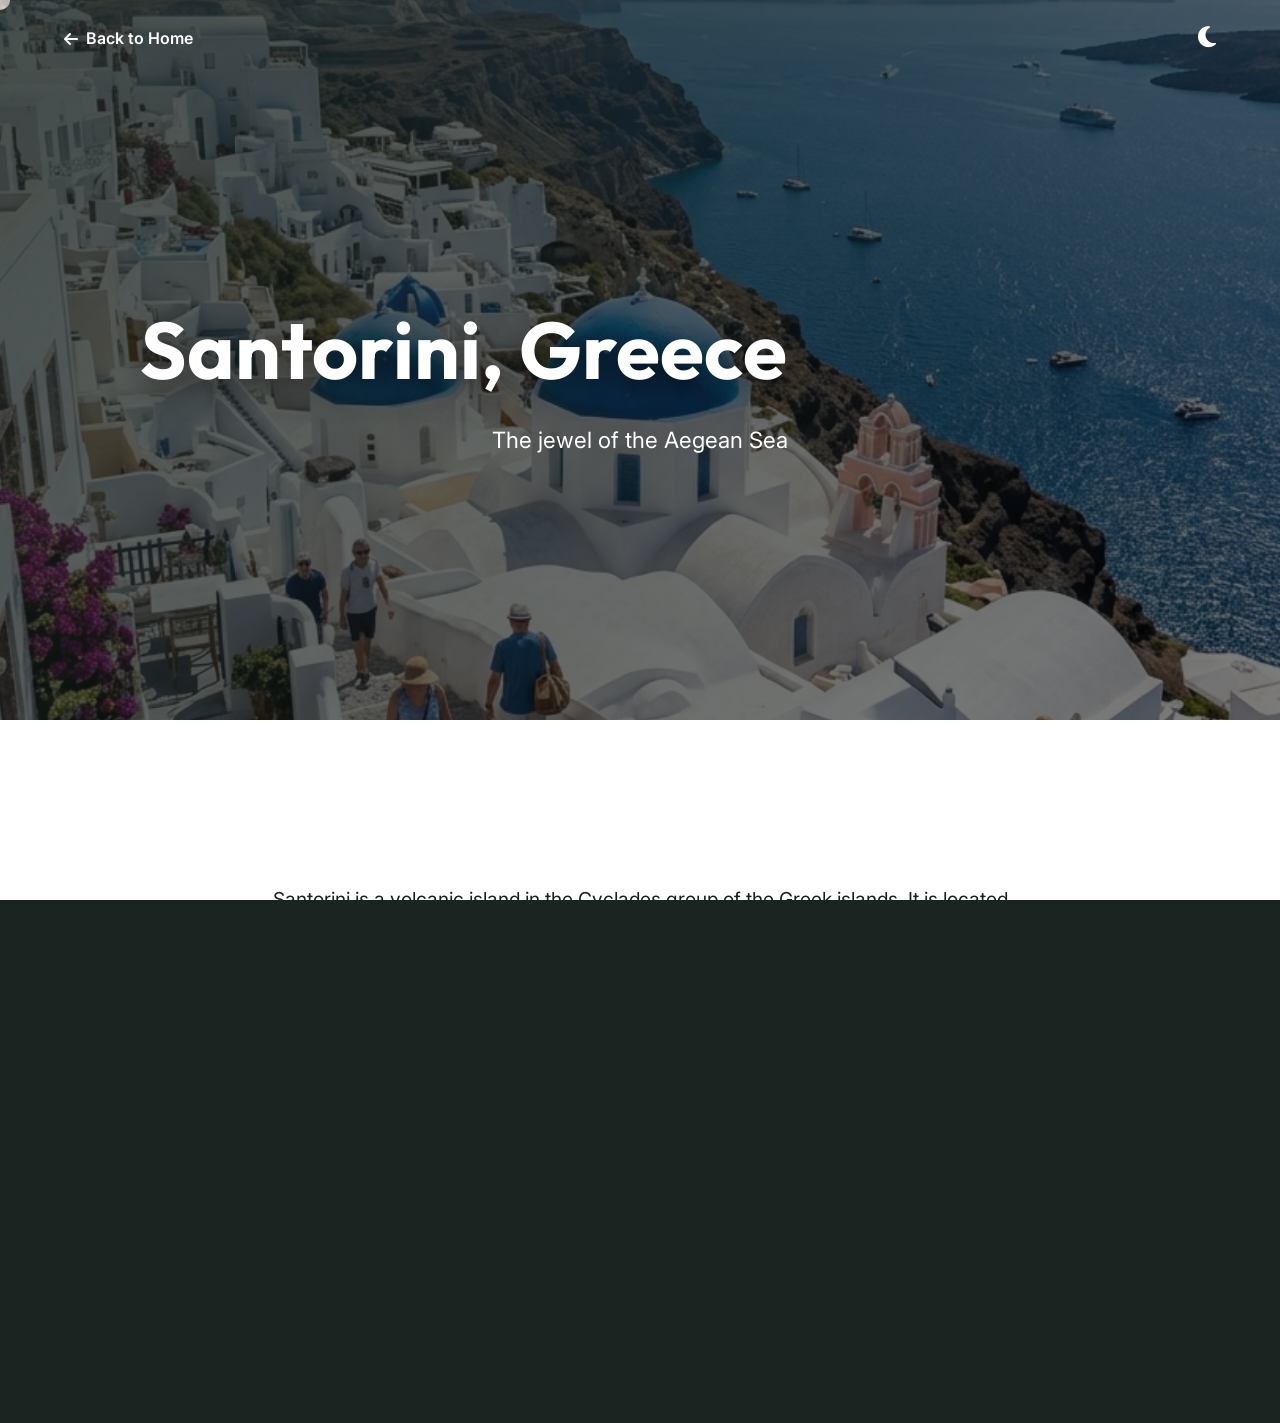
<file: details.html>
<!DOCTYPE html>
<html lang="en">
<head>
    <meta charset="UTF-8">
    <meta name="viewport" content="width=device-width, initial-scale=1.0">
    <title>Destination Details | Wanderlust</title>
    <link href="https://fonts.googleapis.com/css2?family=Inter:wght@300;400;500;600&family=Outfit:wght@400;600;700;800&display=swap" rel="stylesheet">
    <link rel="stylesheet" href="https://cdnjs.cloudflare.com/ajax/libs/font-awesome/6.4.0/css/all.min.css" />
    <link rel="stylesheet" href="style.css">
    <style>
        /* Details specific overrides */
        .hero { min-height: 80vh; transform-origin: top; animation: scaleDown 1s cubic-bezier(0.7,0,0.3,1) forwards; }
        @keyframes scaleDown { from { transform: scale(1.2); } to { transform: scale(1); } }
        
        .hero-title { font-size: 5rem; text-shadow: 0 10px 30px rgba(0,0,0,0.5); }
        .details-content { max-width: 800px; margin: 0 auto; padding: 5rem 2rem; text-align: center; font-size: 1.2rem; }
        
        /* Modal Styles */
        .modal-overlay {
            position: fixed;
            inset: 0;
            background: rgba(0, 0, 0, 0.8);
            backdrop-filter: blur(15px);
            z-index: 999999;
            display: flex;
            justify-content: center;
            align-items: center;
            opacity: 0;
            visibility: hidden;
            transition: all 0.5s cubic-bezier(0.2, 0.8, 0.2, 1);
        }
        .modal-overlay.active {
            opacity: 1;
            visibility: visible;
        }
        .modal-box {
            background: var(--card-bg, #fff);
            padding: 4rem 3rem;
            border-radius: 30px;
            max-width: 500px;
            width: 90%;
            text-align: center;
            box-shadow: 0 30px 60px rgba(0,0,0,0.3);
            transform: translateY(50px) scale(0.95);
            opacity: 0;
            transition: all 0.6s cubic-bezier(0.2, 0.8, 0.2, 1);
            position: relative;
            border: 2px solid var(--primary-turquoise);
        }
        .modal-overlay.active .modal-box {
            transform: translateY(0) scale(1);
            opacity: 1;
        }
        .modal-close {
            position: absolute;
            top: 20px;
            right: 20px;
            background: none;
            border: none;
            font-size: 1.5rem;
            color: var(--dark-text, #1D2D35);
            cursor: pointer;
            transition: transform 0.3s;
        }
        body.dark-mode .modal-box { background-color: #1E1E24; }
        body.dark-mode .modal-close { color: #e0e1dd; }
        .modal-close:hover { transform: rotate(90deg); color: var(--accent-orange); }
        .modal-title { font-family: var(--font-heading); font-size: 2.2rem; color: var(--primary-blue); margin-bottom: 1rem; }
        body.dark-mode .modal-title { color: var(--primary-turquoise); }
        .modal-desc { margin-bottom: 2rem; color: var(--gray-text); }
        .modal-input {
            width: 100%;
            padding: 1rem 1.5rem;
            border-radius: 50px;
            border: 2px solid #ccc;
            outline: none;
            margin-bottom: 1.5rem;
            font-family: var(--font-primary);
            font-size: 1rem;
            background: rgba(255,255,255,0.1);
            color: var(--dark-text);
            transition: border-color 0.3s;
        }
        body.dark-mode .modal-input { color: #e8e8e8; background-color: #1a1a1d; border-color: #333; }
        .modal-input:focus { border-color: var(--primary-turquoise); }
        .back-btn { margin-right: auto; color: var(--white); font-weight: 600; display:flex; align-items:center; gap:0.5rem; }
        .back-btn:hover { color: var(--primary-turquoise); }
    </style>
</head>
<body>
    <!-- Preloader -->
    <div class="preloader">
        <div class="preloader-content">
            <i class="fa-solid fa-plane-departure plane-anim"></i>
            <h2 style="margin-top:20px; font-family:var(--font-heading); color:var(--white); font-size:2rem; letter-spacing: 2px;">LOADING...</h2>
        </div>
    </div>

    <!-- Custom Cursor -->
    <div class="cursor-dot"></div>
    <div class="cursor-outline"></div>

    <!-- Navbar -->
    <header class="header">
        <div class="container nav-container" style="display:flex; justify-content:space-between; align-items:center;">
            <a href="index.html#destinations" class="back-btn"><i class="fa-solid fa-arrow-left"></i> Back to Home</a>
            <div class="nav-actions">
                <button id="theme-toggle" class="theme-toggle" aria-label="Toggle Dark Mode" style="background:none; border:none; color:var(--white); font-size:1.5rem; cursor:pointer;">
                    <i class="fa-solid fa-moon"></i>
                </button>
            </div>
        </div>
    </header>

    <!-- Dynamic Hero -->
    <section class="hero" id="detail-hero" style="background: #111;">
        <div class="hero-bg" id="hero-bg" style="background-image: none;"></div>
        <div class="hero-overlay"></div>
        <div class="container hero-content text-center" style="max-width: 1000px; margin:0 auto;">
            <h1 class="hero-title" id="detail-title">Destination</h1>
            <p class="hero-subtitle" id="detail-subtitle" style="transform:none; opacity:1; animation:none; margin-top:20px;">Unveil the magic of the world</p>
        </div>
    </section>

    <!-- Details Content -->
    <section class="section">
        <div class="container details-content reveal reveal-up">
            <p id="detail-desc" style="line-height:2; margin-bottom: 3rem;">Loading destination details...</p>
            <div class="price" style="font-size: 2rem; font-weight:700; color:var(--primary-turquoise); margin-bottom: 2rem;" id="detail-price">$0</div>
            <button class="btn btn-primary btn-glow magic-btn" id="open-modal-btn" style="font-size:1.2rem; padding: 1rem 3rem;">Book This Experience</button>
        </div>
    </section>

    <!-- Modal Overlay -->
    <div class="modal-overlay" id="booking-modal">
        <div class="modal-box">
            <button class="modal-close" id="close-modal-btn"><i class="fa-solid fa-xmark"></i></button>
            <h3 class="modal-title">Ready to Pack?</h3>
            <p class="modal-desc">Enter your email and our travel experts will send you a custom itinerary and an exclusive discount.</p>
            <input type="email" class="modal-input" placeholder="Your Email Address" required>
            <button class="btn btn-secondary btn-glow" style="width: 100%;">Send Itinerary</button>
        </div>
    </div>

    <!-- Page Transition -->
    <div class="page-transition"></div>

    <script src="details.js"></script>
</body>
</html>
</file>
<file: style.css>
/* Premium Jade & Forest Palette */
:root {
  --primary-blue: #1A2421; /* Deep Forest / Off-Black */
  --primary-turquoise: #00B16A; /* Jade / Emerald Green */
  --accent-orange: #00D48A; /* Vibrant Emerald */
  --light-bg: #F4F7F5;
  --dark-text: #19201D;
  --gray-text: #616B66;
  --white: #FFFFFF;
  --font-primary: 'Inter', sans-serif;
  --font-heading: 'Outfit', sans-serif;
  --transition: all 0.3s cubic-bezier(0.25, 0.8, 0.25, 1);
}

/* Reset & Base Styles */
* {
  margin: 0;
  padding: 0;
  box-sizing: border-box;
}

html {
  scroll-behavior: smooth;
}

body {
  font-family: var(--font-primary);
  color: var(--dark-text);
  line-height: 1.6;
  background-color: var(--white);
  overflow-x: hidden;
}

h1, h2, h3, h4, h5, h6 {
  font-family: var(--font-heading);
  font-weight: 700;
  line-height: 1.2;
}

a {
  text-decoration: none;
  color: inherit;
}

img {
  max-width: 100%;
  display: block;
}

ol, ul {
  list-style: none;
}

/* Layout Utilities */
.container {
  width: 90%;
  max-width: 1200px;
  margin: 0 auto;
}

.section {
  padding: 5rem 0;
}

.section-header {
  text-align: center;
  margin-bottom: 3.5rem;
}

.section-header h2 {
  font-size: 2.5rem;
  color: var(--primary-blue);
  margin-bottom: 0.5rem;
}

.section-header p {
  font-size: 1.1rem;
  color: var(--gray-text);
}

.grid {
  display: grid;
  gap: 2rem;
}

.text-center {
  text-align: center;
}

.bg-light {
  background-color: var(--light-bg);
}

.bg-primary {
  background-color: var(--primary-blue);
  color: var(--white);
}

/* Typography & Colors */
.highlight {
  color: var(--accent-orange);
}

/* Buttons */
.btn {
  display: inline-block;
  padding: 0.8rem 1.8rem;
  border-radius: 50px;
  font-weight: 600;
  font-family: var(--font-heading);
  text-align: center;
  cursor: pointer;
  border: 2px solid transparent;
  transition: var(--transition);
}

.btn-primary {
  background-color: var(--accent-orange);
  color: var(--white);
  box-shadow: 0 4px 15px rgba(255, 123, 0, 0.3);
}

.btn-primary:hover {
  background-color: #E66A00;
  transform: translateY(-3px);
  box-shadow: 0 6px 20px rgba(255, 123, 0, 0.4);
}

.btn-secondary {
  background-color: var(--primary-turquoise);
  color: var(--primary-blue);
  box-shadow: 0 4px 15px rgba(0, 212, 255, 0.2);
}

.btn-secondary:hover {
  background-color: #00BBE6;
  transform: translateY(-3px);
}

.btn-outline {
  border-color: var(--white);
  color: var(--white);
}

.btn-outline:hover {
  background-color: var(--white);
  color: var(--primary-blue);
}

.btn-sm {
  padding: 0.5rem 1.2rem;
  font-size: 0.9rem;
}

/* Header & Navbar */
.header {
  position: absolute;
  top: 0;
  left: 0;
  width: 100%;
  z-index: 100;
  padding: 1.5rem 0;
  transition: background-color 0.3s ease;
}

.header.scrolled {
  position: fixed;
  background-color: rgba(26, 36, 33, 0.95);
  backdrop-filter: blur(10px);
  padding: 1rem 0;
  box-shadow: 0 4px 10px rgba(0,0,0,0.1);
}

.nav-container {
  display: flex;
  justify-content: space-between;
  align-items: center;
}

.logo {
  font-size: 1.8rem;
  font-weight: 800;
  font-family: var(--font-heading);
  color: var(--white);
  display: flex;
  align-items: center;
  gap: 0.5rem;
}

.logo i {
  color: var(--primary-turquoise);
}

.nav-links {
  display: flex;
  gap: 2rem;
}

.nav-links a {
  color: var(--white);
  font-weight: 500;
  position: relative;
}

.nav-links a::after {
  content: '';
  position: absolute;
  bottom: -4px;
  left: 0;
  width: 0;
  height: 2px;
  background-color: var(--primary-turquoise);
  transition: var(--transition);
}

.nav-links a:hover::after {
  width: 100%;
}

/* Hero Section */
.hero {
  position: relative;
  min-height: 100vh;
  display: flex;
  align-items: center;
  overflow: hidden;
}

.hero-bg {
  position: absolute;
  top: -10%;
  left: -10%;
  width: 120%;
  height: 120%;
  background: url('hero_bg_1775478389018.png') center/cover no-repeat;
  z-index: 0;
  will-change: transform;
}

.hero-overlay {
  position: absolute;
  inset: 0;
  background: linear-gradient(135deg, rgba(26, 36, 33, 0.8) 0%, rgba(0, 0, 0, 0.5) 100%);
}

.hero-content {
  position: relative;
  z-index: 1;
  max-width: 800px;
  color: var(--white);
  padding-top: 5rem;
}

.hero-title {
  font-size: 4.5rem;
  margin-bottom: 1.5rem;
  display: flex;
  flex-wrap: wrap;
  gap: 0.8rem;
}

.title-word {
  opacity: 0;
  transform: translateY(40px) scale(0.9);
  animation: wordReveal 0.8s cubic-bezier(0.25, 1, 0.5, 1) forwards;
}

.title-word:nth-child(1) { animation-delay: 1.5s; }
.title-word:nth-child(2) { animation-delay: 1.6s; }
.title-word:nth-child(3) { animation-delay: 1.7s; }
.title-word:nth-child(4) { animation-delay: 1.8s; }

@keyframes wordReveal {
  to {
    opacity: 1;
    transform: translateY(0) scale(1);
  }
}

.hero-subtitle {
  font-size: 1.4rem;
  margin-bottom: 2.5rem;
  opacity: 0;
  transform: translateX(-30px);
  animation: slideFade 1s cubic-bezier(0.25, 1, 0.5, 1) 2.2s forwards;
}

@keyframes slideFade {
  to {
    opacity: 0.9;
    transform: translateX(0);
  }
}

.hero-buttons {
  opacity: 0;
  transform: translateY(20px);
  animation: fadeUp 1s cubic-bezier(0.25, 1, 0.5, 1) 2.5s forwards;
}

/* Floating Elements */
.floating-cloud {
  position: absolute;
  opacity: 0.6;
  filter: drop-shadow(0 0 20px rgba(255,255,255,0.8));
  z-index: 0;
  pointer-events: none;
}
.cloud-1 {
  top: 15%;
  left: -10%;
  width: 120px;
  animation: floatCloud 25s linear infinite alternate;
}
.cloud-2 {
  top: 35%;
  right: -5%;
  width: 180px;
  animation: floatCloud 35s linear infinite alternate-reverse;
}

@keyframes floatCloud {
  from { transform: translateX(0) translateY(0); }
  to { transform: translateX(80px) translateY(-20px); }
}

/* Scroll Indicator */
.scroll-indicator {
  position: absolute;
  bottom: 2rem;
  left: 50%;
  transform: translateX(-50%);
  display: flex;
  flex-direction: column;
  align-items: center;
  gap: 0.5rem;
  color: var(--white);
  z-index: 2;
  opacity: 0;
  animation: fadeUp 1s 3s forwards;
}
.scroll-indicator .mouse {
  width: 26px;
  height: 40px;
  border: 2px solid var(--white);
  border-radius: 20px;
  position: relative;
}
.scroll-indicator .mouse::before {
  content: '';
  position: absolute;
  top: 6px;
  left: 50%;
  transform: translateX(-50%);
  width: 4px;
  height: 8px;
  background: var(--white);
  border-radius: 2px;
  animation: mouseScroll 1.5s infinite;
}
@keyframes mouseScroll {
  0% { transform: translate(-50%, 0); opacity: 1; }
  100% { transform: translate(-50%, 15px); opacity: 0; }
}

/* Destinations */
.destination-grid {
  grid-template-columns: repeat(auto-fit, minmax(300px, 1fr));
}

.dest-card {
  background: var(--white);
  border-radius: 16px;
  overflow: hidden;
  box-shadow: 0 10px 30px rgba(0,0,0,0.05);
  transition: var(--transition);
}

.dest-card:hover {
  transform: translateY(-10px);
  box-shadow: 0 20px 40px rgba(0,0,0,0.1);
}

.dest-card .card-img {
  position: relative;
  height: 250px;
  overflow: hidden;
}

.dest-card .card-img img {
  width: 100%;
  height: 100%;
  object-fit: cover;
  transition: var(--transition);
}

.dest-card:hover .card-img img {
  transform: scale(1.05);
}

.badge {
  position: absolute;
  top: 1rem;
  right: 1rem;
  background: var(--accent-orange);
  color: var(--white);
  padding: 0.3rem 0.8rem;
  border-radius: 20px;
  font-size: 0.8rem;
  font-weight: 600;
  letter-spacing: 0.5px;
}

.card-content {
  padding: 1.5rem;
}

.card-content h3 {
  margin-bottom: 0.5rem;
  color: var(--primary-blue);
  font-size: 1.4rem;
}

.card-content p {
  color: var(--gray-text);
  font-size: 0.95rem;
  margin-bottom: 1.5rem;
}

.card-footer {
  display: flex;
  justify-content: space-between;
  align-items: center;
  border-top: 1px solid #E5E7EB;
  padding-top: 1rem;
}

.card-footer .price {
  font-weight: 700;
  color: var(--primary-turquoise);
  font-size: 1.2rem;
}

/* Features Section */
.feature-grid {
  grid-template-columns: repeat(auto-fit, minmax(220px, 1fr));
}

.feature-card {
  text-align: center;
  padding: 2rem;
  background: var(--white);
  border-radius: 16px;
  box-shadow: 0 4px 20px rgba(0,0,0,0.03);
  transition: var(--transition);
}

.feature-card:hover {
  transform: translateY(-5px);
  box-shadow: 0 10px 30px rgba(0,0,0,0.08);
}

.icon-wrap {
  width: 70px;
  height: 70px;
  background: rgba(0, 177, 106, 0.1);
  color: var(--primary-turquoise);
  border-radius: 50%;
  display: flex;
  align-items: center;
  justify-content: center;
  font-size: 1.8rem;
  margin: 0 auto 1.5rem;
  transition: var(--transition);
}

.feature-card:hover .icon-wrap {
  background: var(--primary-turquoise);
  color: var(--white);
}

.feature-card h3 {
  color: var(--primary-blue);
  margin-bottom: 0.8rem;
}

.feature-card p {
  color: var(--gray-text);
  font-size: 0.9rem;
}

/* Special Offers */
.offers {
  padding: 2rem 0;
}

.offer-banner {
  background: linear-gradient(135deg, rgba(26,36,33,0.9), rgba(0,177,106,0.7)), url('https://picsum.photos/seed/travel/1200/400') center/cover;
  border-radius: 20px;
  padding: 4rem 2rem;
  text-align: center;
  color: var(--white);
  position: relative;
  overflow: hidden;
}

.offer-content {
  position: relative;
  z-index: 2;
  max-width: 600px;
  margin: 0 auto;
}

.offer-badge {
  display: inline-block;
  background: var(--accent-orange);
  color: var(--white);
  padding: 0.5rem 1.5rem;
  border-radius: 30px;
  font-weight: 800;
  font-size: 1.2rem;
  margin-bottom: 1.5rem;
  box-shadow: 0 0 20px rgba(255,123,0,0.5);
  animation: pulse 2s infinite;
}

.offer-content h2 {
  font-size: 2.5rem;
  margin-bottom: 1rem;
}

.offer-content p {
  font-size: 1.1rem;
  margin-bottom: 2rem;
  opacity: 0.9;
}

/* Testimonials */
.testimonial-grid {
  grid-template-columns: repeat(auto-fit, minmax(350px, 1fr));
}

.review-card {
  background: var(--white);
  padding: 2.5rem;
  border-radius: 16px;
  border: 1px solid #E5E7EB;
  position: relative;
  transition: var(--transition);
}

.review-card:hover {
  border-color: var(--primary-turquoise);
  box-shadow: 0 10px 30px rgba(0,212,255,0.1);
}

.stars {
  color: #FFB800;
  margin-bottom: 1rem;
}

.review-text {
  font-style: italic;
  font-size: 1.1rem;
  color: var(--dark-text);
  margin-bottom: 1.5rem;
}

.reviewer {
  display: flex;
  align-items: center;
  gap: 1rem;
}

.reviewer-avatar {
  width: 50px;
  height: 50px;
  background: var(--primary-turquoise);
  color: var(--white);
  border-radius: 50%;
  display: flex;
  align-items: center;
  justify-content: center;
  font-weight: 700;
  font-size: 1.2rem;
  font-family: var(--font-heading);
}

.reviewer-info h4 {
  color: var(--primary-blue);
  font-size: 1rem;
}

.reviewer-info span {
  color: var(--gray-text);
  font-size: 0.85rem;
}

/* CTA Section */
.cta {
  padding: 6rem 0;
}

.cta-title {
  font-size: 3rem;
  margin-bottom: 1rem;
}

.cta-subtitle {
  font-size: 1.2rem;
  opacity: 0.9;
  margin-bottom: 2.5rem;
}

.cta-form {
  display: flex;
  max-width: 500px;
  margin: 0 auto;
  gap: 0.5rem;
}

.cta-form input {
  flex: 1;
  padding: 1rem 1.5rem;
  border-radius: 50px;
  border: none;
  font-size: 1rem;
  outline: none;
  font-family: var(--font-primary);
}

.cta-form input:focus {
  box-shadow: 0 0 0 3px rgba(0,177,106,0.5);
}

/* Footer */
.footer {
  background: #111111;
  color: #A0AEC0;
  padding: 5rem 0 2rem;
}

.footer-grid {
  display: grid;
  grid-template-columns: 2fr 1fr 1fr;
  gap: 3rem;
  margin-bottom: 3rem;
}

.footer-about .logo {
  color: var(--white);
  margin-bottom: 1rem;
  display: inline-flex;
}

.footer-about p {
  margin-bottom: 1.5rem;
  max-width: 300px;
}

.social-links {
  display: flex;
  gap: 1rem;
}

.social-links a {
  display: flex;
  align-items: center;
  justify-content: center;
  width: 40px;
  height: 40px;
  background: rgba(255,255,255,0.1);
  border-radius: 50%;
  color: var(--white);
  transition: var(--transition);
}

.social-links a:hover {
  background: var(--primary-turquoise);
  transform: translateY(-3px);
}

.footer h3 {
  color: var(--white);
  margin-bottom: 1.5rem;
  font-size: 1.2rem;
}

.footer-links {
  display: flex;
  flex-direction: column;
  gap: 0.8rem;
}

.footer-links a:hover {
  color: var(--primary-turquoise);
}

.footer-contact p {
  display: flex;
  align-items: center;
  gap: 0.8rem;
  margin-bottom: 1rem;
}

.footer-contact i {
  color: var(--primary-turquoise);
}

.footer-bottom {
  text-align: center;
  padding-top: 2rem;
  border-top: 1px solid rgba(255,255,255,0.1);
}

/* Animations & OverTheTop Additions */
@keyframes fadeUp {
  from {
    opacity: 0;
    transform: translateY(30px);
  }
  to {
    opacity: 1;
    transform: translateY(0);
  }
}

@keyframes pulse {
  0% { transform: scale(1); }
  50% { transform: scale(1.05); }
  100% { transform: scale(1); }
}

/* Preloader */
.preloader {
  position: fixed;
  inset: 0;
  background: #111111; /* Premium Dark */
  z-index: 99999;
  display: flex;
  justify-content: center;
  align-items: center;
  transition: opacity 1s cubic-bezier(0.7, 0, 0.3, 1), visibility 1s cubic-bezier(0.7, 0, 0.3, 1);
}
.preloader.hidden {
  opacity: 0;
  visibility: hidden;
  transform: scale(1.1); /* Slight zoom out entirely */
}
.preloader-content {
  text-align: center;
  color: var(--white);
}
.plane-anim {
  font-size: 4rem;
  color: var(--primary-turquoise);
  animation: flyAround 2s ease-in-out infinite;
  display: inline-block;
}
@keyframes flyAround {
  0% { transform: translate(-80px, 40px) rotate(-25deg) scale(0.6); opacity: 0; }
  50% { transform: translate(0, 0) rotate(0) scale(1.2); opacity: 1; filter: drop-shadow(0 0 15px var(--primary-turquoise)); }
  100% { transform: translate(80px, -40px) rotate(25deg) scale(0.6); opacity: 0; }
}

/* Custom Cursor (Blend Mode Difference) */
body {
  cursor: none;
}
.cursor-dot {
  position: fixed;
  top: 0;
  left: 0;
  width: 20px;
  height: 20px;
  background-color: #FFFFFF;
  mix-blend-mode: difference;
  border-radius: 50%;
  transform: translate(-50%, -50%);
  z-index: 9999999;
  pointer-events: none;
  transition: width 0.3s cubic-bezier(0.25, 1, 0.5, 1), height 0.3s cubic-bezier(0.25, 1, 0.5, 1);
  will-change: width, height, left, top;
}
.cursor-outline {
  display: none !important;
}

/* Reveal Animations */
.reveal {
  opacity: 0;
  transition: all 1.2s cubic-bezier(0.2, 0.8, 0.2, 1);
}
.reveal.active {
  opacity: 1;
  transform: translate(0, 0) scale(1);
}
.reveal-up { transform: translateY(100px); }
.reveal-left { transform: translateX(-100px); }
.reveal-right { transform: translateX(100px); }
.reveal-scale { transform: scale(0.85); }

/* Glow Button (Over The Top) */
.btn-glow {
  position: relative;
  overflow: hidden;
  z-index: 1;
}
.btn-glow::after {
  content: '';
  position: absolute;
  top: -50%;
  left: -50%;
  width: 200%;
  height: 200%;
  background: linear-gradient(to right, rgba(255,255,255,0) 0%, rgba(255,255,255,0.4) 50%, rgba(255,255,255,0) 100%);
  transform: rotate(45deg) translateX(-100%);
  transition: all 0.6s cubic-bezier(0.2, 0.8, 0.2, 1);
  z-index: -1;
}
.btn-glow:hover::after {
  transform: rotate(45deg) translateX(100%);
}

/* 3D Tilt Cards */
.tilt-card {
  transform-style: preserve-3d;
  will-change: transform;
}

/* Responsive */
@media (max-width: 900px) {
  .hero-title {
    font-size: 3rem;
  }
  .footer-grid {
    grid-template-columns: 1fr;
  }
  .nav-links {
    display: none;
  }
}

@media (max-width: 600px) {
  .hero-title {
    font-size: 2.2rem;
  }
  .cta-form {
    flex-direction: column;
  }
  .cta-form button {
    width: 100%;
  }
}

/* =========================================
   DARK MODE THEME OVERRIDES
   ========================================= */
body.dark-mode {
  background-color: #121212;
  color: #E8E8E8;
}
body.dark-mode .bg-light {
  background-color: #1A1A1D;
}
body.dark-mode .card,
body.dark-mode .feature-card,
body.dark-mode .review-card {
  background-color: #1E1E24;
  border-color: #333333;
  box-shadow: 0 4px 20px rgba(0,0,0,0.5);
}
body.dark-mode .card-content h3,
body.dark-mode .feature-card h3,
body.dark-mode .section-header h2,
body.dark-mode .reviewer-info h4 {
  color: var(--primary-turquoise);
}
body.dark-mode .card-content p,
body.dark-mode .feature-card p,
body.dark-mode .review-text,
body.dark-mode .section-header p,
body.dark-mode .reviewer-info span {
  color: #a0aec0;
}
body.dark-mode .card-footer {
  border-color: #333333;
}

body.dark-mode .cta-form input {
  background-color: #1E1E24;
  color: #E8E8E8;
}

/* Theme Toggle Button Animation */
.theme-toggle:hover {
  color: var(--primary-turquoise);
  transform: scale(1.1);
}
.theme-toggle.rotate {
  transform: rotate(360deg);
}

/* Page Transition Layer */
.page-transition {
  position: fixed;
  inset: 0;
  background: var(--primary-blue);
  z-index: 1000000;
  transform: translateY(100%);
  transition: transform 0.6s cubic-bezier(0.7, 0, 0.3, 1);
  pointer-events: none;
}
.page-transition.active {
  transform: translateY(0);
}
</file>
